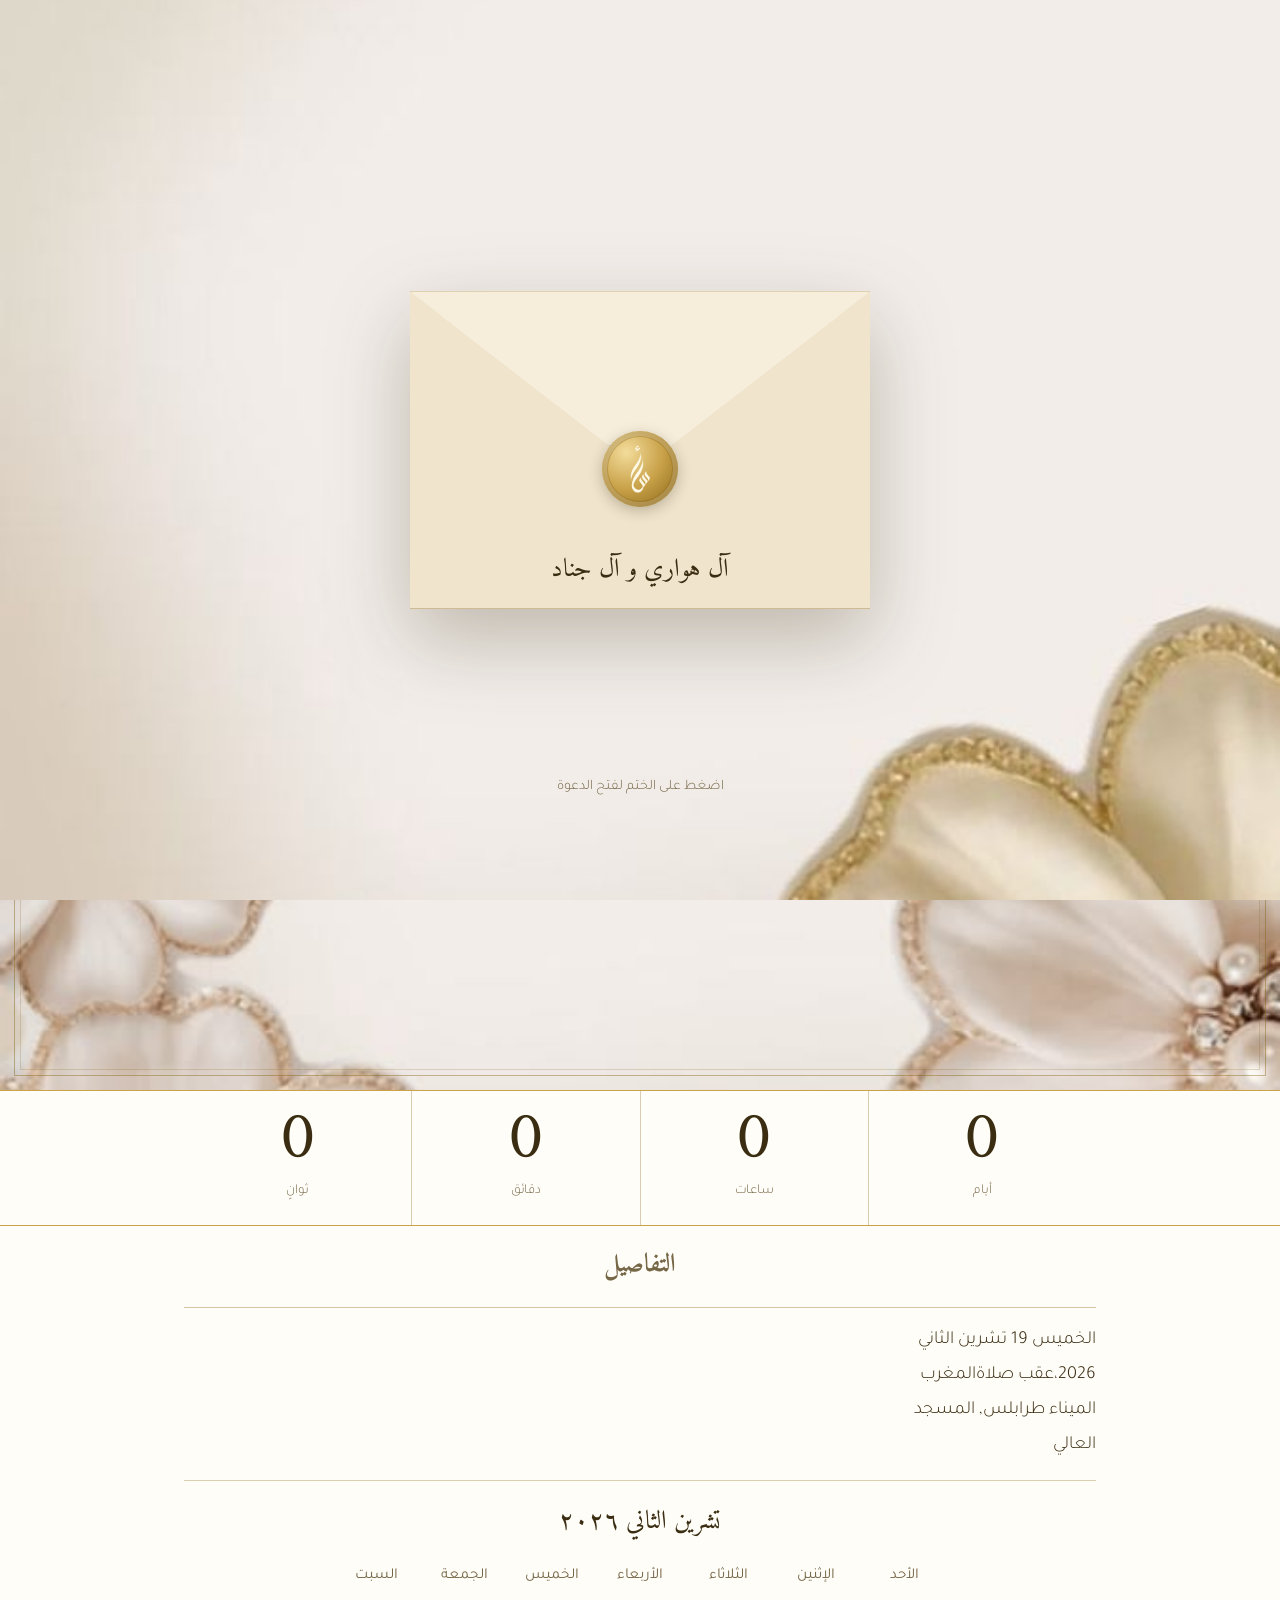
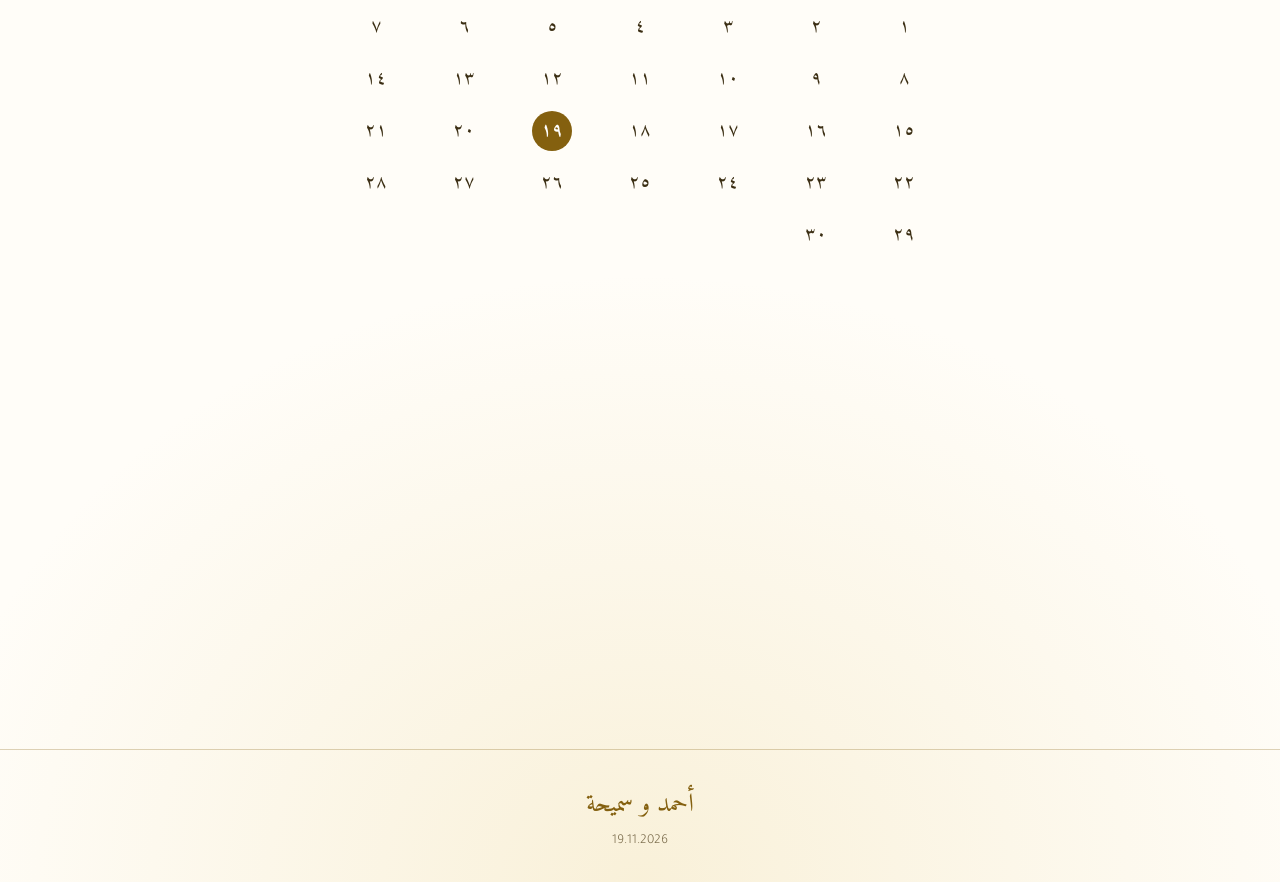
<file: index.html>
<!DOCTYPE html>
<html lang="ar" dir="rtl">

<head>
  <meta charset="utf-8">
  <meta name="viewport" content="width=device-width, initial-scale=1, viewport-fit=cover">
  <title>أحمد وسميحة – دعوة عقد قران</title>
  <link rel="preconnect" href="https://fonts.googleapis.com">
  <link rel="preconnect" href="https://fonts.gstatic.com" crossorigin>
  <link
    href="https://fonts.googleapis.com/css2?family=Amiri:wght@400;700&family=Tajawal:wght@300;400;500;700&display=swap"
    rel="stylesheet">
  <link
    href="https://fonts.googleapis.com/css2?family=Alkalami&family=Aref+Ruqaa:wght@400;700&family=Reem+Kufi:wght@400..700&display=swap"
    rel="stylesheet">
  <link rel="stylesheet" href="css/styles.css">
</head>

<body class="locked">
  <div id="intro">
    <div class="env">
      <div class="back"></div>
      <div class="card">أحمد و سميحة</div>
      <div class="front"></div>
      <div class="flap"></div>
      <div class="fam">آل هواري و آل جناد</div>
      <button class="seal" id="seal" aria-label="افتح الدعوة"><img
          src="[data-uri]" /></button>
    </div>
    <div class="hint">اضغط على الختم لفتح الدعوة</div>
  </div>

  <header class="hero" id="hero">
    <h3 class="hero-verse-start">أعوذ باللّه من الشيطان الرّجيم</h3>
    <p class="hero-verse" lang="ar">وَمِنْ آيَاتِهِ أَنْ خَلَقَ لَكُم مِّنْ أَنفُسِكُمْ أَزْوَاجًا لِّتَسْكُنُوا
      إِلَيْهَا وَجَعَلَ بَيْنَكُم مَّوَدَّةً وَرَحْمَةً ۚ إِنَّ فِي ذَٰلِكَ لَآيَاتٍ لِّقَوْمٍ يَتَفَكَّرُونَ<span
        class="ayah-end"><span class="ayah-symbol" aria-hidden="true">&#x06DD;</span><span
          class="ayah-number">٢١</span></span></p>
    <!-- <p class="hero-verse-end">سورة الروم</p> -->
    <div class="hero-parents">
      <p><span class="parent-title">السيد</span> <strong>محمد جمال هواري</strong></p>
      <p><span class="parent-title">السيد</span> <strong>طلال جناد</strong></p>
    </div>
    <p class="hero-announcement">يدعوانكم لعقد قران إبنيهما</p>
    <h1 class="names" aria-label="أحمد وسميحة">
      <span class="ln l1"><i><span class="name-title">المهندس</span><span class="person-name">أحمد</span></i></span>
      <span class="name-divider" aria-hidden="true"></span>
      <span class="ln l2"><i><span class="name-title">الآنسة</span><span class="person-name">سميحة</span></i></span>
    </h1>

    <div class="foot"><span>19 تشرين الثاني 2026</span><span>طرابلس، لبنان</span></div>
    <button class="scroll" id="scroll" type="button"><span>مرّر للأسفل</span><i></i></button>
  </header>

  <section class="light">
    <div class="wrap">
      <div class="count" role="timer" aria-live="off">
        <div><b id="d">0</b><small>أيام</small></div>
        <div><b id="h">0</b><small>ساعات</small></div>
        <div><b id="m">0</b><small>دقائق</small></div>
        <div><b id="s">0</b><small>ثوانٍ</small></div>
      </div>
    </div>
  </section>

  <section>
    <div class="wrap">
      <h2 class="hero-announcement">التفاصيل</h2>
      <ul class="rows">
        <li>
          <p>الخميس 19 تشرين الثاني 2026،عقب صلاةالمغرب<br>الميناء طرابلس, المسجد العالي</p>
        </li>
      </ul>
      <div class="calendar">
        <table>
          <caption>تشرين الثاني ٢٠٢٦</caption>
          <thead>
            <tr>
              <th scope="col">الأحد</th>
              <th scope="col">الإثنين</th>
              <th scope="col">الثلاثاء</th>
              <th scope="col">الأربعاء</th>
              <th scope="col">الخميس</th>
              <th scope="col">الجمعة</th>
              <th scope="col">السبت</th>
            </tr>
          </thead>
          <tbody>
            <tr>
              <td>١</td>
              <td>٢</td>
              <td>٣</td>
              <td>٤</td>
              <td>٥</td>
              <td>٦</td>
              <td>٧</td>
            </tr>
            <tr>
              <td>٨</td>
              <td>٩</td>
              <td>١٠</td>
              <td>١١</td>
              <td>١٢</td>
              <td>١٣</td>
              <td>١٤</td>
            </tr>
            <tr>
              <td>١٥</td>
              <td>١٦</td>
              <td>١٧</td>
              <td>١٨</td>
              <td><time class="event-day" datetime="2026-11-19"
                  aria-label="١٩ تشرين الثاني ٢٠٢٦، موعد عقد القران">١٩</time></td>
              <td>٢٠</td>
              <td>٢١</td>
            </tr>
            <tr>
              <td>٢٢</td>
              <td>٢٣</td>
              <td>٢٤</td>
              <td>٢٥</td>
              <td>٢٦</td>
              <td>٢٧</td>
              <td>٢٨</td>
            </tr>
            <tr>
              <td>٢٩</td>
              <td>٣٠</td>
              <td aria-hidden="true"></td>
              <td aria-hidden="true"></td>
              <td aria-hidden="true"></td>
              <td aria-hidden="true"></td>
              <td aria-hidden="true"></td>
            </tr>
          </tbody>
        </table>
      </div>
      <div class="map">
        <iframe
          src="https://www.google.com/maps/embed?pb=!1m18!1m12!1m3!1d3290.0101039181754!2d35.8160364!3d34.451891399999994!2m3!1f0!2f0!3f0!3m2!1i1024!2i768!4f13.1!3m3!1m2!1s0x1521f3e35f510923%3A0x35a798047f417557!2sAl%20Ali%20mosque!5e0!3m2!1sen!2slb!4v1794826735662!5m2!1sen!2slb"
          width="600" height="450" style="border:0;" allowfullscreen="" loading="lazy"
          referrerpolicy="strict-origin-when-cross-origin"></iframe>
      </div>
    </div>
  </section>

  <footer>أحمد و سميحة<small>19.11.2026</small></footer>

  <audio id="wedding-audio" src="audio/audio.mp3" preload="auto"></audio>
  <script src="js/main.js"></script>
</body>

</html>
</file>
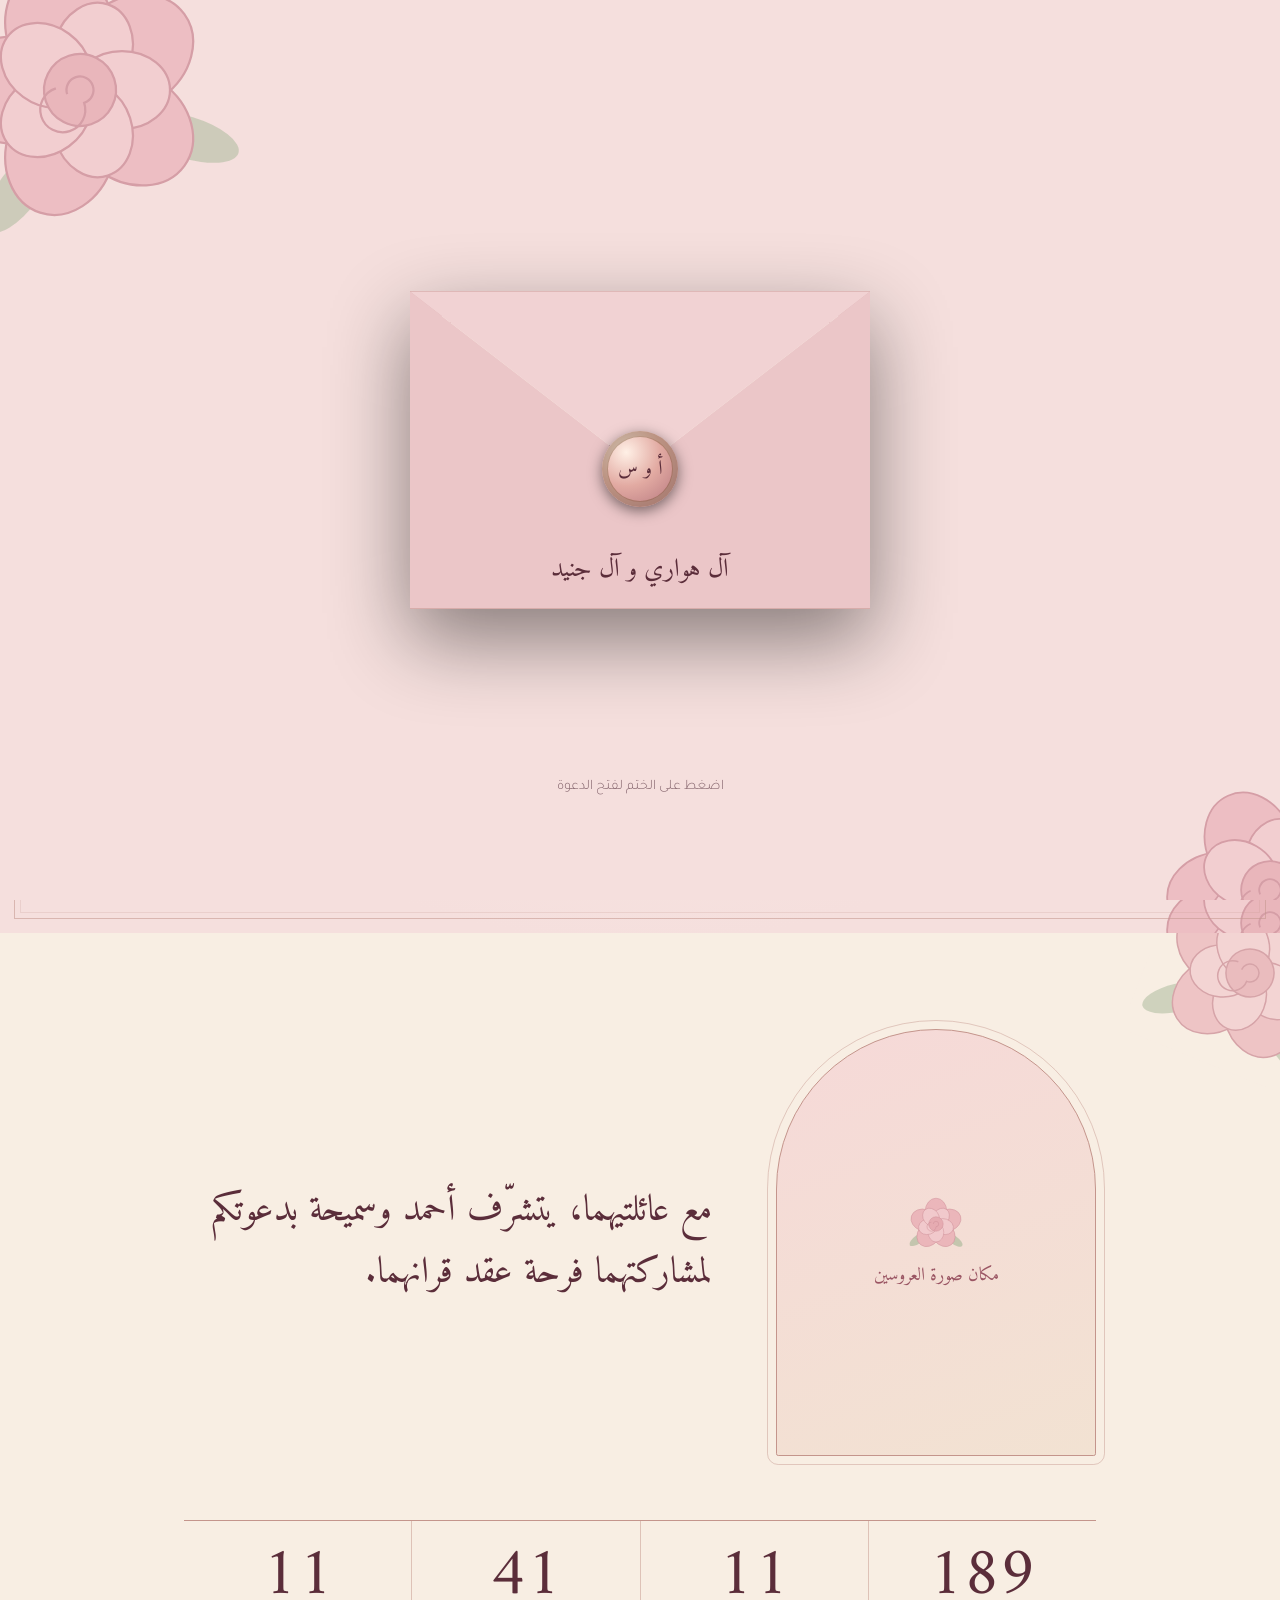
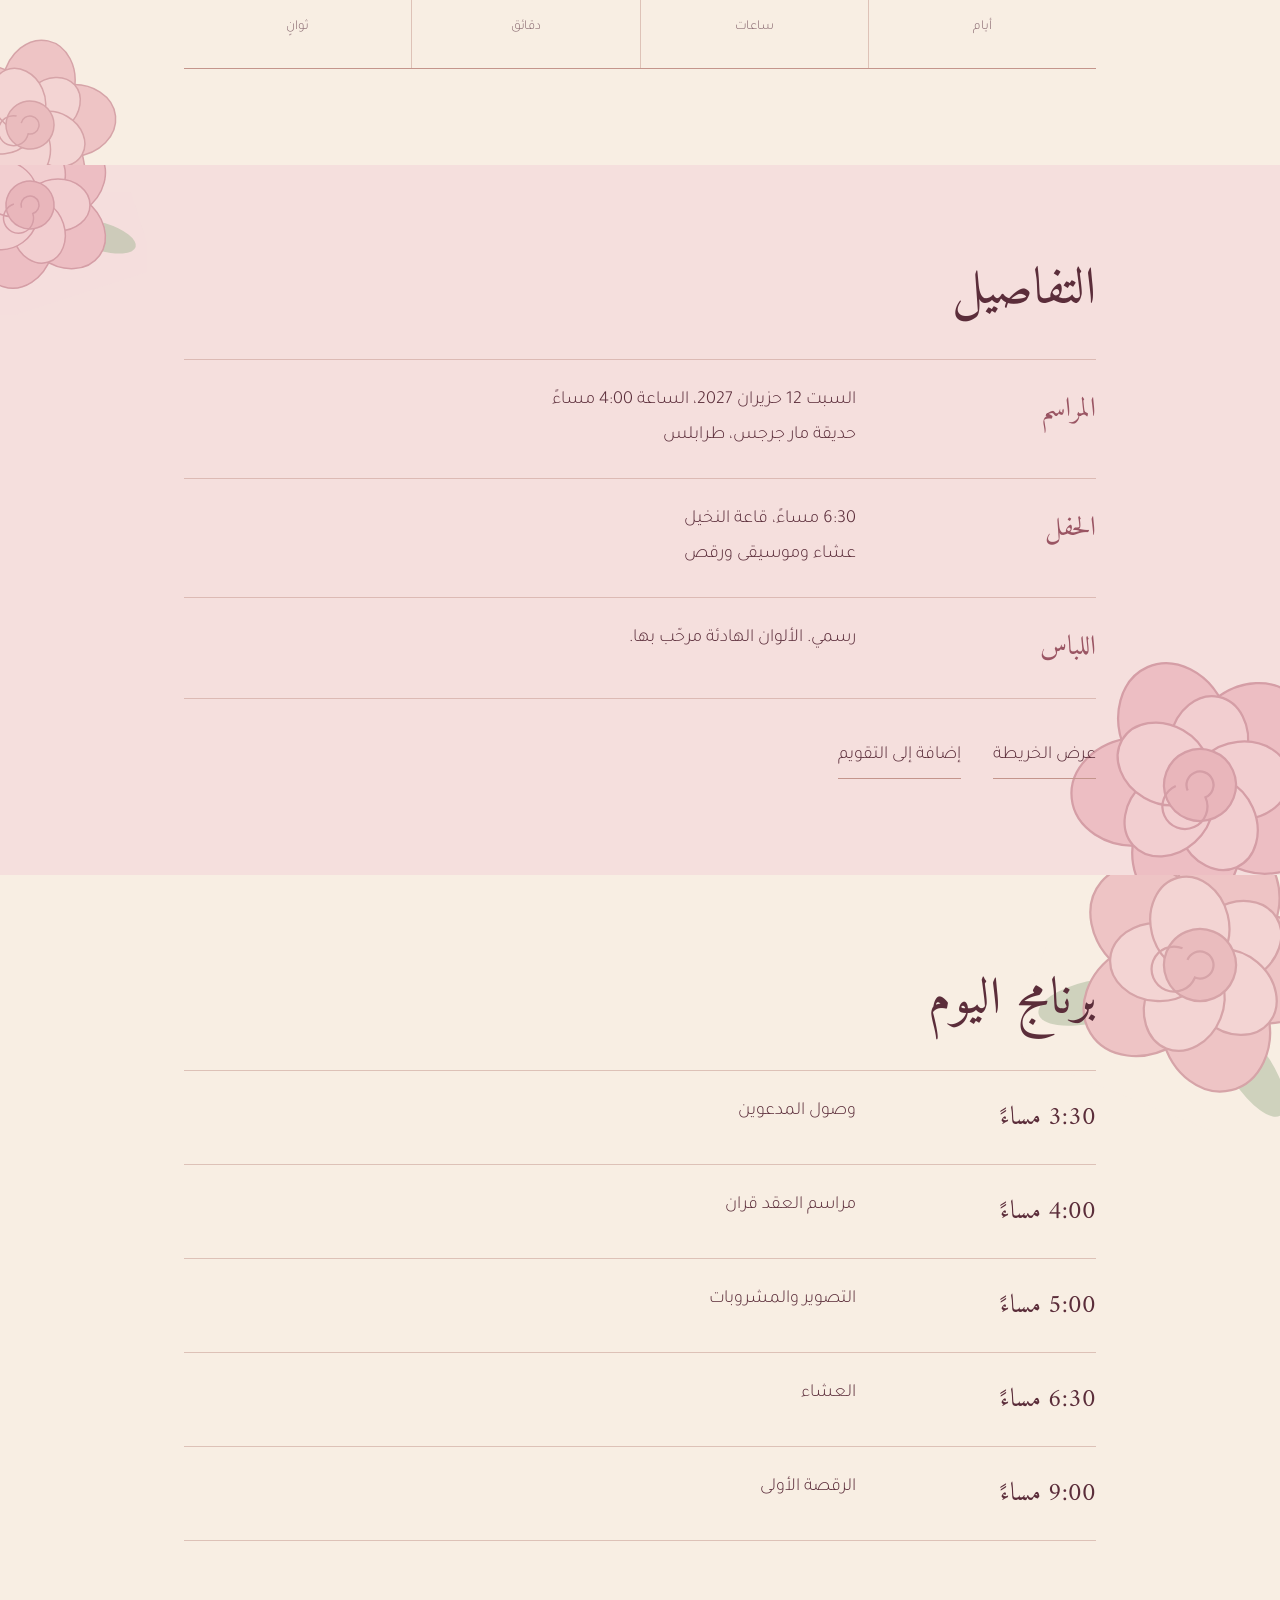
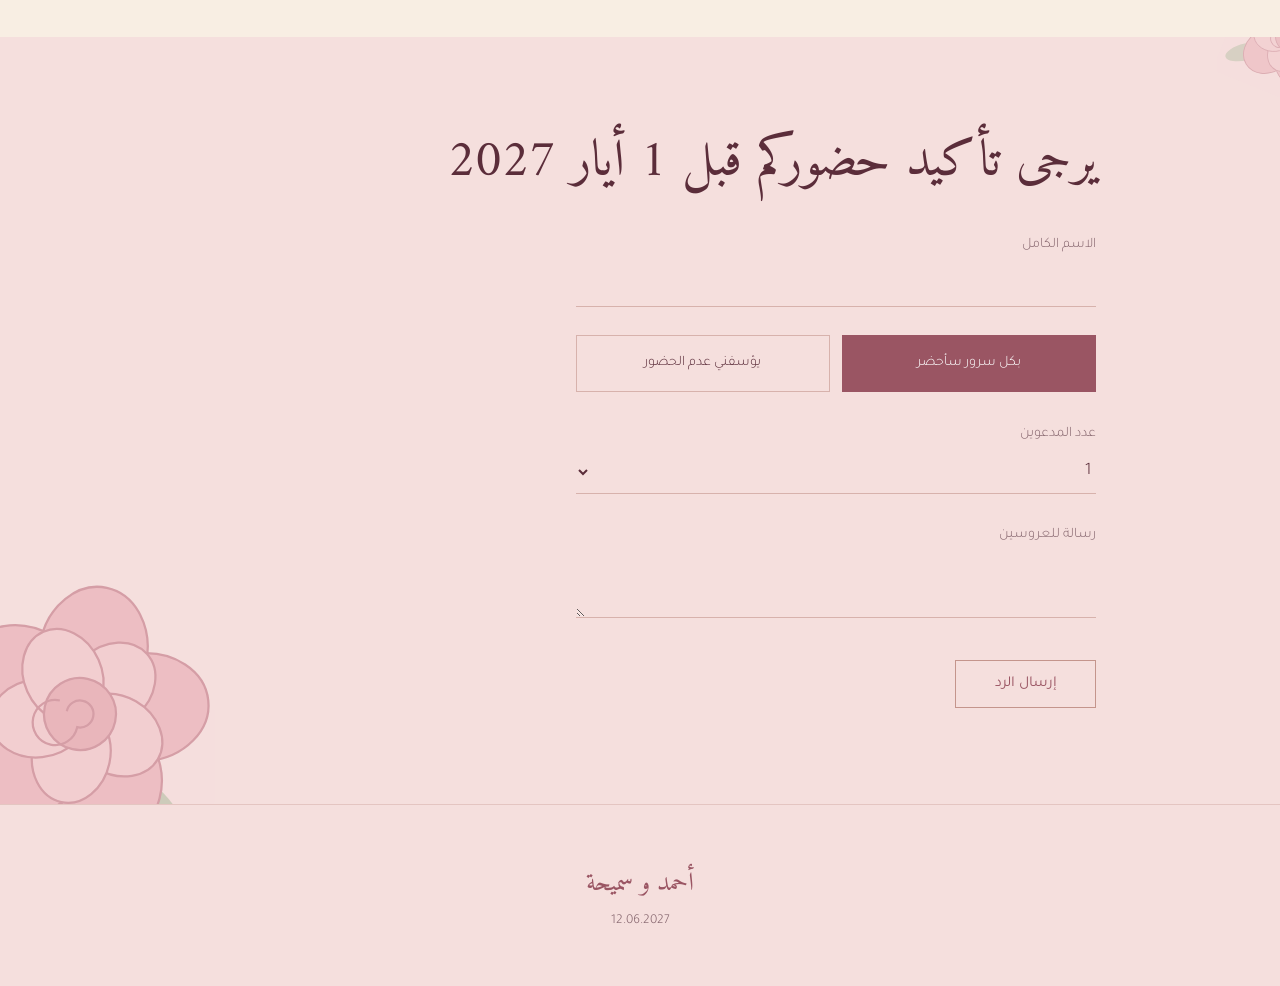
<file: wedding-invitation.html>
<!DOCTYPE html>
<html lang="ar" dir="rtl">

<head>
  <meta charset="utf-8">
  <meta name="viewport" content="width=device-width, initial-scale=1, viewport-fit=cover">
  <title>أحمد وسميحة – دعوة عقد قران</title>
  <link rel="preconnect" href="https://fonts.googleapis.com">
  <link rel="preconnect" href="https://fonts.gstatic.com" crossorigin>
  <link href="https://fonts.googleapis.com/css2?family=Amiri:wght@400;700&family=Tajawal:wght@300;400&display=swap"
    rel="stylesheet">
  <style>
    :root {
      --em: #f5dfdd;
      --em2: #fcf0ea;
      --ivory: #f8eee3;
      --ink: #5b2d3a;
      --gold: #c4958c;
      --gold2: #9a5563;
      --mute: #86666e;
      --serif: "Amiri", "Traditional Arabic", Georgia, serif;
      --sans: "Tajawal", system-ui, sans-serif;
      box-sizing: border-box;
      padding-top: env(safe-area-inset-top, 0px);
      padding-bottom: env(safe-area-inset-bottom, 0px);
    }

    *,
    *::before,
    *::after {
      box-sizing: inherit
    }

    html {
      scroll-behavior: smooth
    }

    body {
      margin: 0;
      background: var(--em);
      color: var(--ink);
      font: 300 1.05rem/1.75 var(--sans);
      overflow-x: hidden
    }

    body.locked {
      overflow: hidden;
      height: 100%
    }

    h1,
    h2,
    h3 {
      font-family: var(--serif);
      font-weight: 400;
      margin: 0
    }

    a {
      color: inherit
    }

    :focus-visible {
      outline: 1px solid var(--gold2);
      outline-offset: 4px
    }

    .wrap {
      max-width: 960px;
      margin: 0 auto;
      padding: 0 1.5rem
    }

    /* ---------- Envelope intro ---------- */
    #intro {
      position: fixed;
      inset: 0;
      z-index: 50;
      background: var(--em);
      display: grid;
      place-items: center;
      transition: opacity .5s ease .5s, visibility 0s 1s
    }

    #intro.open {
      opacity: 0;
      visibility: hidden;
      pointer-events: none
    }

    .env {
      position: relative;
      width: min(88vw, 460px);
      aspect-ratio: 1.45;
      filter: drop-shadow(0 30px 40px rgba(0, 0, 0, .45))
    }

    .env>* {
      position: absolute
    }

    .env .back {
      inset: 0;
      background: #d9a9ae;
      border: 1px solid rgba(196, 149, 140, .5)
    }

    .env .card {
      left: 7%;
      right: 7%;
      top: 7%;
      bottom: 7%;
      background: var(--ivory);
      color: var(--ink);
      display: grid;
      place-items: center;
      font: 400 clamp(1.8rem, 7vw, 2.4rem)/1 var(--serif);
      z-index: 2;
      transition: transform .6s cubic-bezier(.3, .7, .2, 1) .2s
    }

    .env .card::after {
      content: "";
      position: absolute;
      inset: 8px;
      border: 1px solid var(--gold)
    }

    .env .front {
      inset: 0;
      background: #ebc6c8;
      clip-path: polygon(0 0, 50% 56%, 100% 0, 100% 100%, 0 100%);
      z-index: 3;
      border-bottom: 1px solid rgba(196, 149, 140, .4)
    }

    .env .flap {
      left: 0;
      right: 0;
      top: 0;
      height: 56%;
      background: #f1d2d3;
      clip-path: polygon(0 0, 100% 0, 50% 100%);
      transform-origin: top;
      transition: transform .55s cubic-bezier(.5, 0, .2, 1);
      z-index: 4
    }

    .open .flap {
      transform: rotateX(180deg);
      z-index: 1
    }

    .open .card {
      transform: translateY(-62%)
    }

    .seal {
      left: 50%;
      top: 56%;
      width: 76px;
      height: 76px;
      margin: -38px 0 0 -38px;
      z-index: 6;
      border: 0;
      border-radius: 50%;
      cursor: pointer;
      background: radial-gradient(circle at 32% 28%, #fff0e6, #e2aaa2 45%, #b0707a);
      color: #5b2d3a;
      font: 500 1.25rem var(--serif);
      box-shadow: 0 4px 14px rgba(0, 0, 0, .5), inset 0 0 0 5px rgba(255, 255, 255, .12), inset 0 0 0 6px rgba(90, 60, 20, .35);
      overflow: hidden;
      transition: transform .3s, opacity .25s
    }

    .seal::after {
      content: "";
      position: absolute;
      top: 0;
      left: -70%;
      width: 40%;
      height: 100%;
      background: linear-gradient(100deg, transparent, rgba(255, 255, 255, .55), transparent);
      transform: skewX(-20deg);
      animation: shine 3.2s ease-in-out infinite
    }

    @keyframes shine {

      0%,
      60% {
        left: -70%
      }

      100% {
        left: 130%
      }
    }

    .open .seal {
      transform: scale(1.25);
      opacity: 0
    }

    .hint {
      position: absolute;
      bottom: 11%;
      width: 100%;
      text-align: center;
      color: var(--mute);
      font-size: .9rem;
      letter-spacing: .14em;
      transition: opacity .2s
    }

    .open .hint {
      opacity: 0
    }


    /* Arabic */
    html * {
      letter-spacing: 0 !important
    }

    html body {
      font-size: 1.15rem;
      line-height: 1.9
    }

    html .names {
      line-height: 1.2;
      font-size: clamp(4rem, 17vw, 10.5rem)
    }

    html .names .ln {
      padding: .12em 0
    }

    html .names .amp {
      font-style: normal
    }

    html .lede {
      line-height: 1.7
    }

    html .rows h3 {
      font-size: 1.7rem
    }

    html .sched time {
      font-size: 1.6rem
    }

    html .names .l2 {
      text-align: end
    }

    /* ---------- Hero ---------- */
    .hero {
      min-height: 100vh;
      min-height: 100svh;
      position: relative;
      display: flex;
      flex-direction: column;
      justify-content: center;
      padding: 4.5rem 2rem 8rem;
      background: radial-gradient(ellipse at 50% 35%, var(--em2), var(--em) 72%)
    }

    .hero::before,
    .hero::after {
      content: "";
      position: absolute;
      pointer-events: none;
      border: 1px solid rgba(196, 149, 140, .55)
    }

    .hero::before {
      inset: 14px
    }

    .hero::after {
      inset: 20px;
      border-color: rgba(196, 149, 140, .22)
    }

    .hero .intro-line {
      color: var(--gold2);
      font-size: .95rem;
      letter-spacing: .2em;
      margin: 0 0 2rem
    }

    .names {
      max-width: 960px;
      width: 100%;
      margin: 0 auto;
      font-size: clamp(4.2rem, 19vw, 12rem);
      line-height: .92;
      letter-spacing: -.02em
    }

    .names .ln {
      display: block;
      overflow: hidden;
      padding: .04em 0
    }

    .names .ln i {
      display: block;
      font-style: normal;
      transform: translateY(105%);
      transition: transform 1s cubic-bezier(.2, .7, .1, 1)
    }

    .names .l2 {
      text-align: right
    }

    .names .amp {
      font: italic 400 .34em/1 var(--serif);
      color: var(--gold2);
      text-align: center;
      padding: .5em 0
    }

    .go .ln i {
      transform: none
    }

    .go .l1 i {
      transition-delay: .4s
    }

    .go .amp i {
      transition-delay: .6s
    }

    .go .l2 i {
      transition-delay: .8s
    }

    .hero .foot {
      max-width: 960px;
      width: 100%;
      margin: 3.5rem auto 0;
      padding-top: 1.4rem;
      border-top: 1px solid rgba(196, 149, 140, .5);
      display: flex;
      justify-content: space-between;
      gap: 1rem;
      flex-wrap: wrap;
      font-family: var(--serif);
      font-size: 1.25rem;
      opacity: 0;
      transition: opacity 1s ease 1.4s
    }

    .go~.foot,
    .hero.go .foot {
      opacity: 1
    }

    /* scroll cue: bottom of the hero, fades out on scroll */
    .scroll {
      position: absolute;
      left: 50%;
      bottom: 2.4rem;
      transform: translateX(-50%);
      display: flex;
      flex-direction: column;
      align-items: center;
      gap: .7rem;
      background: none;
      border: 0;
      padding: .5rem 1rem;
      cursor: pointer;
      color: var(--gold2);
      font: 300 .85rem var(--sans);
      letter-spacing: .14em;
      opacity: 0;
      pointer-events: none;
      transition: opacity .6s ease
    }

    .go .scroll {
      opacity: 1;
      pointer-events: auto;
      transition-delay: 1.8s
    }

    .go .scroll.hide {
      opacity: 0;
      pointer-events: none;
      transition-delay: 0s
    }

    .scroll i {
      display: block;
      width: 1px;
      height: 46px;
      background: linear-gradient(var(--gold2), transparent);
      animation: drop 2s ease-in-out infinite
    }

    @keyframes drop {
      0% {
        transform: scaleY(0);
        transform-origin: top
      }

      45% {
        transform: scaleY(1);
        transform-origin: top
      }

      55% {
        transform: scaleY(1);
        transform-origin: bottom
      }

      100% {
        transform: scaleY(0);
        transform-origin: bottom
      }
    }

    /* ---------- Sections ---------- */
    section {
      padding: 6rem 0
    }

    .light {
      background: var(--ivory);
      color: var(--ink)
    }

    h2 {
      font-size: clamp(2rem, 6vw, 3.2rem);
      line-height: 1.15;
      margin-bottom: 1.5rem
    }

    .lede {
      font: 400 clamp(1.5rem, 4.4vw, 2.3rem)/1.45 var(--serif);
      max-width: 24em;
      margin: 0
    }

    .count {
      display: flex;
      margin-top: 4rem;
      border-top: 1px solid var(--gold);
      border-bottom: 1px solid var(--gold)
    }

    .count div {
      flex: 1;
      padding: 1.4rem 0;
      text-align: center
    }

    .count div+div {
      border-inline-start: 1px solid rgba(196, 149, 140, .5)
    }

    .count b {
      display: block;
      font: 400 clamp(2.2rem, 9vw, 4.2rem)/1 var(--serif)
    }

    .count small {
      color: var(--mute);
      font-size: .85rem;
      letter-spacing: .08em
    }

    .rows {
      margin: 2.5rem 0 0;
      padding: 0;
      list-style: none;
      border-top: 1px solid rgba(196, 149, 140, .5)
    }

    .rows li {
      display: grid;
      grid-template-columns: minmax(7rem, 1fr) 3fr;
      gap: 1rem;
      padding: 1.5rem 0;
      border-bottom: 1px solid rgba(196, 149, 140, .5)
    }

    .rows h3 {
      font-size: 1.5rem;
      color: var(--gold2)
    }

    .light .rows h3 {
      color: var(--gold2)
    }

    .rows p {
      margin: 0
    }

    .links {
      margin-top: 2.5rem;
      display: flex;
      gap: 2rem;
      flex-wrap: wrap
    }

    .links a {
      text-decoration: none;
      border-bottom: 1px solid var(--gold);
      padding-bottom: .25rem;
      transition: color .3s, border-color .3s
    }

    .links a:hover {
      color: var(--gold2)
    }

    .sched li {
      grid-template-columns: minmax(7rem, 1fr) 3fr
    }

    .sched time {
      font: 400 1.5rem var(--serif)
    }

    form {
      display: grid;
      gap: 1.8rem;
      max-width: 520px;
      margin-top: 2.5rem
    }

    label {
      display: block;
      font-size: .9rem;
      color: var(--mute);
      letter-spacing: .04em
    }

    input:not([type=radio]),
    select,
    textarea {
      width: 100%;
      margin-top: .2rem;
      padding: .7rem 0;
      background: none;
      border: 0;
      border-bottom: 1px solid rgba(196, 149, 140, .6);
      border-radius: 0;
      color: var(--ink);
      font: 300 1.1rem var(--sans)
    }

    select option {
      color: #000
    }

    input:focus-visible,
    select:focus-visible,
    textarea:focus-visible {
      outline: 0;
      border-bottom-color: var(--gold2)
    }

    .choice {
      display: flex;
      gap: .8rem
    }

    .choice label {
      flex: 1;
      text-align: center;
      padding: .85rem .5rem;
      border: 1px solid rgba(196, 149, 140, .6);
      color: var(--ink);
      cursor: pointer;
      transition: background .25s, color .25s
    }

    .choice input {
      position: absolute;
      opacity: 0;
      width: 0
    }

    .choice label:has(input:checked) {
      background: var(--gold2);
      color: #fff;
      border-color: var(--gold2)
    }

    .choice label:has(input:focus-visible) {
      outline: 1px solid var(--gold2);
      outline-offset: 4px
    }

    button.send {
      justify-self: start;
      padding: .9rem 2.4rem;
      background: none;
      border: 1px solid var(--gold);
      color: var(--gold2);
      font: 400 .95rem var(--sans);
      letter-spacing: .12em;
      cursor: pointer;
      transition: background .3s, color .3s
    }

    button.send:hover {
      background: var(--gold2);
      color: #fff
    }

    #thanks {
      display: none;
      font: italic 400 clamp(1.5rem, 4vw, 2rem)/1.4 var(--serif);
      color: var(--gold2);
      margin-top: 2.5rem
    }

    footer {
      padding: 3.5rem 1.5rem;
      text-align: center;
      border-top: 1px solid rgba(196, 149, 140, .35);
      font: 400 1.6rem var(--serif);
      color: var(--gold2)
    }

    footer small {
      display: block;
      font: 300 .85rem var(--sans);
      color: var(--mute);
      letter-spacing: .14em;
      margin-top: .4rem
    }

    @media (max-width:560px) {

      .rows li,
      .sched li {
        grid-template-columns: 1fr;
        gap: .2rem
      }

      .names .l2 {
        text-align: right
      }
    }

    @media (prefers-reduced-motion:reduce) {
      * {
        animation: none !important;
        transition-duration: .01s !important;
        transition-delay: 0s !important
      }
    }

    /* roses + stacking */
    .hero,
    section,
    #intro {
      position: relative;
      isolation: isolate;
      overflow: hidden
    }

    #intro {
      position: fixed
    }

    .rose {
      position: absolute;
      z-index: -1;
      width: 200px;
      aspect-ratio: 1;
      pointer-events: none;
      opacity: .6;
      --r: 0deg;
      transform: rotate(var(--r));
      animation: sway 9s ease-in-out infinite alternate
    }

    .rose.lg {
      width: 300px
    }

    .rose.sm {
      width: 120px;
      opacity: .45
    }

    .tl {
      left: -70px;
      top: -60px;
      --r: -18deg
    }

    .tr {
      right: -70px;
      top: -60px;
      --r: 22deg
    }

    .bl {
      left: -70px;
      bottom: -60px;
      --r: 12deg
    }

    .br {
      right: -70px;
      bottom: -60px;
      --r: -24deg
    }

    .rose.in1 {
      left: 5%;
      top: 29%;
      --r: 30deg
    }

    .hero .rose.br,
    #intro .rose.br {
      width: 240px;
      right: -110px;
      bottom: -110px
    }

    .rose.in2 {
      left: 7%;
      bottom: 15%;
      --r: -30deg
    }

    @keyframes sway {
      to {
        transform: rotate(calc(var(--r) + 7deg)) translateY(10px)
      }
    }

    /* family names on the envelope */
    .env .fam {
      left: 0;
      right: 0;
      bottom: 7%;
      z-index: 5;
      text-align: center;
      font: 400 clamp(1.15rem, 4.8vw, 1.6rem)/1.3 var(--serif);
      color: var(--ink)
    }

    /* photo */
    .hello {
      display: grid;
      grid-template-columns: minmax(0, 320px) 1fr;
      gap: clamp(2rem, 6vw, 4rem);
      align-items: center
    }

    .photo {
      position: relative;
      margin: 0;
      aspect-ratio: 3/4;
      width: 100%;
      max-width: 340px;
      justify-self: center;
      border-radius: 999px 999px 14px 14px;
      overflow: hidden;
      background: linear-gradient(160deg, #f6d9d8, #f2e2d2);
      border: 1px solid var(--gold);
      outline: 1px solid rgba(196, 149, 140, .45);
      outline-offset: 8px;
      display: grid;
      place-content: center;
      justify-items: center;
      text-align: center;
      color: var(--gold2);
      font: 400 1.15rem/1.6 var(--serif)
    }

    .photo svg {
      width: 60px;
      aspect-ratio: 1;
      opacity: .75;
      margin-bottom: .4rem
    }

    .photo img {
      position: absolute;
      inset: 0;
      width: 100%;
      height: 100%;
      object-fit: cover
    }

    .photo img:not([src]) {
      display: none
    }

    @media (max-width:700px) {
      .hello {
        grid-template-columns: 1fr
      }
    }
  </style>
</head>

<body class="locked">
  <svg width="0" height="0" style="position:absolute" aria-hidden="true">
    <defs>
      <symbol id="rose" viewBox="0 0 200 200">
        <g fill="#a9b99a" opacity=".85">
          <ellipse cx="42" cy="150" rx="36" ry="14" transform="rotate(-35 42 150)" />
          <ellipse cx="158" cy="152" rx="36" ry="14" transform="rotate(35 158 152)" />
        </g>
        <g stroke="#c07382" stroke-width="1.5">
          <g fill="#e8a9b2">
            <ellipse cx="100" cy="58" rx="36" ry="44" transform="rotate(0 100 100)" />
            <ellipse cx="100" cy="58" rx="36" ry="44" transform="rotate(72 100 100)" />
            <ellipse cx="100" cy="58" rx="36" ry="44" transform="rotate(144 100 100)" />
            <ellipse cx="100" cy="58" rx="36" ry="44" transform="rotate(216 100 100)" />
            <ellipse cx="100" cy="58" rx="36" ry="44" transform="rotate(288 100 100)" />
          </g>
          <g fill="#f1c3c9">
            <ellipse cx="100" cy="72" rx="26" ry="32" transform="rotate(36 100 100)" />
            <ellipse cx="100" cy="72" rx="26" ry="32" transform="rotate(108 100 100)" />
            <ellipse cx="100" cy="72" rx="26" ry="32" transform="rotate(180 100 100)" />
            <ellipse cx="100" cy="72" rx="26" ry="32" transform="rotate(252 100 100)" />
            <ellipse cx="100" cy="72" rx="26" ry="32" transform="rotate(324 100 100)" />
          </g>
          <circle cx="100" cy="100" r="24" fill="#e29ba6" />
          <path d="M100 100m-9 0a9 9 0 1 1 9 9a15 15 0 1 1-15-15" fill="none" />
        </g>
      </symbol>
    </defs>
  </svg>

  <div id="intro">
    <svg class="rose tl lg" viewBox="0 0 200 200" aria-hidden="true">
      <use href="#rose" />
    </svg>
    <svg class="rose br lg" viewBox="0 0 200 200" aria-hidden="true">
      <use href="#rose" />
    </svg>
    <div class="env">
      <div class="back"></div>
      <div class="card">أحمد و سميحة</div>
      <div class="front"></div>
      <div class="flap"></div>
      <div class="fam">آل هواري و آل جنيد</div>
      <button class="seal" id="seal" aria-label="افتح الدعوة">أ و س</button>
    </div>
    <div class="hint">اضغط على الختم لفتح الدعوة</div>
  </div>

  <header class="hero" id="hero">
    <svg class="rose tl lg" viewBox="0 0 200 200" aria-hidden="true">
      <use href="#rose" />
    </svg>
    <svg class="rose br lg" viewBox="0 0 200 200" aria-hidden="true">
      <use href="#rose" />
    </svg>
    <svg class="rose in1 sm" viewBox="0 0 200 200" aria-hidden="true">
      <use href="#rose" />
    </svg>
    <svg class="rose in2 sm" viewBox="0 0 200 200" aria-hidden="true">
      <use href="#rose" />
    </svg>
    <p class="intro-line">عقد قران</p>
    <h1 class="names" aria-label="أحمد وسميحة">
      <span class="ln l1"><i>أحمد</i></span>
      <span class="ln amp"><i>و</i></span>
      <span class="ln l2"><i>سميحة</i></span>
    </h1>
    <div class="foot"><span>12 حزيران 2027</span><span>طرابلس، لبنان</span></div>
    <button class="scroll" id="scroll" type="button"><span>مرّر للأسفل</span><i></i></button>
  </header>

  <section class="light">
    <svg class="rose tr" viewBox="0 0 200 200" aria-hidden="true">
      <use href="#rose" />
    </svg>
    <svg class="rose bl" viewBox="0 0 200 200" aria-hidden="true">
      <use href="#rose" />
    </svg>
    <div class="wrap">
      <div class="hello">
        <figure class="photo">
          <!-- لإضافة الصورة: أضيفي src إلى الوسم التالي، مثال: <img src="photo.jpg" alt="أحمد و سميحة"> -->
          <img alt="أحمد و سميحة">
          <svg viewBox="0 0 200 200" aria-hidden="true">
            <use href="#rose" />
          </svg>
          <span>مكان صورة العروسين</span>
        </figure>
        <p class="lede">مع عائلتيهما، يتشرّف أحمد وسميحة بدعوتكم لمشاركتهما فرحة عقد قرانهما.</p>
      </div>
      <div class="count" role="timer" aria-live="off">
        <div><b id="d">0</b><small>أيام</small></div>
        <div><b id="h">0</b><small>ساعات</small></div>
        <div><b id="m">0</b><small>دقائق</small></div>
        <div><b id="s">0</b><small>ثوانٍ</small></div>
      </div>
    </div>
  </section>

  <section>
    <svg class="rose tl" viewBox="0 0 200 200" aria-hidden="true">
      <use href="#rose" />
    </svg>
    <svg class="rose br lg" viewBox="0 0 200 200" aria-hidden="true">
      <use href="#rose" />
    </svg>
    <div class="wrap">
      <h2>التفاصيل</h2>
      <ul class="rows">
        <li>
          <h3>المراسم</h3>
          <p>السبت 12 حزيران 2027، الساعة 4:00 مساءً<br>حديقة مار جرجس، طرابلس</p>
        </li>
        <li>
          <h3>الحفل</h3>
          <p>6:30 مساءً، قاعة النخيل<br>عشاء وموسيقى ورقص</p>
        </li>
        <li>
          <h3>اللباس</h3>
          <p>رسمي. الألوان الهادئة مرحّب بها.</p>
        </li>
      </ul>
      <div class="links">
        <a href="https://maps.google.com/?q=Tripoli+Lebanon" target="_blank" rel="noopener">عرض الخريطة</a>
        <a id="cal" href="#" download="wedding.ics">إضافة إلى التقويم</a>
      </div>
    </div>
  </section>

  <section class="light">
    <svg class="rose tr lg" viewBox="0 0 200 200" aria-hidden="true">
      <use href="#rose" />
    </svg>
    <div class="wrap">
      <h2>برنامج اليوم</h2>
      <ul class="rows sched">
        <li><time>3:30 مساءً</time>
          <p>وصول المدعوين</p>
        </li>
        <li><time>4:00 مساءً</time>
          <p>مراسم العقد قران</p>
        </li>
        <li><time>5:00 مساءً</time>
          <p>التصوير والمشروبات</p>
        </li>
        <li><time>6:30 مساءً</time>
          <p>العشاء</p>
        </li>
        <li><time>9:00 مساءً</time>
          <p>الرقصة الأولى</p>
        </li>
      </ul>
    </div>
  </section>

  <section>
    <svg class="rose bl lg" viewBox="0 0 200 200" aria-hidden="true">
      <use href="#rose" />
    </svg>
    <svg class="rose tr sm" viewBox="0 0 200 200" aria-hidden="true">
      <use href="#rose" />
    </svg>
    <div class="wrap">
      <h2>يرجى تأكيد حضوركم قبل 1 أيار 2027</h2>
      <form id="form">
        <label>الاسم الكامل<input name="name" required autocomplete="name"></label>
        <div class="choice">
          <label><input type="radio" name="att" value="yes" checked>بكل سرور سأحضر</label>
          <label><input type="radio" name="att" value="no">يؤسفني عدم الحضور</label>
        </div>
        <label>عدد المدعوين
          <select name="guests">
            <option>1</option>
            <option>2</option>
            <option>3</option>
            <option>4</option>
          </select>
        </label>
        <label>رسالة للعروسين<textarea name="msg" rows="2"></textarea></label>
        <button class="send" type="submit">إرسال الرد</button>
      </form>
      <div id="thanks" role="status"></div>
    </div>
  </section>

  <footer>أحمد و سميحة<small>12.06.2027</small></footer>

  <script>
    /* ===== EDIT THESE ===== */
    const WEDDING = new Date("2027-06-12T16:00:00");
    const COUPLE = "أحمد و سميحة";
    /* ===================== */

    const $ = id => document.getElementById(id);

    // Opening: everything starts the moment the seal is tapped
    $("seal").addEventListener("click", () => {
      $("intro").classList.add("open");
      document.body.classList.remove("locked");
      $("hero").classList.add("go");
    }, { once: true });

    // Scroll cue: fades out once the guest scrolls, returns at the top
    const cue = $("scroll");
    addEventListener("scroll", () => cue.classList.toggle("hide", scrollY > 40), { passive: true });
    cue.addEventListener("click", () => scrollTo({ top: innerHeight, behavior: "smooth" }));

    // Countdown
    function tick() {
      const t = Math.max(0, WEDDING - Date.now()) / 1000;
      $("d").textContent = Math.floor(t / 86400);
      $("h").textContent = Math.floor(t % 86400 / 3600);
      $("m").textContent = Math.floor(t % 3600 / 60);
      $("s").textContent = Math.floor(t % 60);
    }
    tick(); setInterval(tick, 1000);

    // Add to calendar
    const pad = n => String(n).padStart(2, "0");
    const fmt = d => `${d.getFullYear()}${pad(d.getMonth() + 1)}${pad(d.getDate())}T${pad(d.getHours())}${pad(d.getMinutes())}00`;
    $("cal").href = "data:text/calendar;charset=utf-8," + encodeURIComponent(
      `BEGIN:VCALENDAR\nVERSION:2.0\nBEGIN:VEVENT\nSUMMARY:عقد قران ${COUPLE}\nDTSTART:${fmt(WEDDING)}\nDTEND:${fmt(new Date(WEDDING.getTime() + 8 * 3600e3))}\nEND:VEVENT\nEND:VCALENDAR`);

    // RSVP (front-end only for now)
    $("form").addEventListener("submit", e => {
      e.preventDefault();
      const f = new FormData(e.target);
      $("thanks").textContent = f.get("att") === "yes"
        ? `شكرًا ${f.get("name")}. نتطلع إلى مشاركتكم فرحتنا.`
        : `شكرًا ${f.get("name")}. سنفتقدكم.`;
      $("thanks").style.display = "block";
      e.target.style.display = "none";
    });
  </script>
</body>

</html>
</file>
<file: css/styles.css>
:root {
      --em: #f6eedb;
      --em2: #fffaf0;
      --ivory: #fffdf8;
      --ink: #3a2d12;
      --gold: #c9a24a;
      --gold2: #84600f;
      --mute: #766747;
      --serif: "Amiri", "Traditional Arabic", Georgia, serif;
      --sans: "Tajawal", system-ui, sans-serif;
      box-sizing: border-box;
      padding-top: env(safe-area-inset-top, 0px);
      padding-bottom: env(safe-area-inset-bottom, 0px);
    }

    *,
    *::before,
    *::after {
      box-sizing: inherit
    }

    html {
      scroll-behavior: smooth
    }

    body {
      margin: 0;
      background-color: var(--ivory);
      background-image:
        radial-gradient(ellipse 80% 40% at 50% 0%, rgba(236, 214, 151, .38), transparent 70%),
        radial-gradient(ellipse 80% 35% at 50% 100%, rgba(236, 214, 151, .32), transparent 70%);
      color: var(--ink);
      font: 300 1.05rem/1.75 var(--sans);
      overflow-x: hidden
    }

    body.locked {
      overflow: hidden;
      height: 100%
    }

    h1,
    h2,
    h3 {
      font-family: var(--serif);
      font-weight: 400;
      margin: 0
    }

    a {
      color: inherit
    }

    :focus-visible {
      outline: 1px solid var(--gold2);
      outline-offset: 4px
    }

    .wrap {
      max-width: 960px;
      margin: 0 auto;
      padding: 0 1.5rem
    }

    /* ---------- Envelope intro ---------- */
    #intro {
      position: fixed;
      inset: 0;
      z-index: 50;
      background-color: #000;
      background-image: url("../images/flower-bg.jpeg");
      background-repeat: no-repeat;
      background-position: center;
      background-size: cover;
      display: grid;
      place-items: center;
      transition: opacity .5s ease .5s, visibility 0s 1s
    }

    #intro.open {
      opacity: 0;
      visibility: hidden;
      pointer-events: none
    }

    .env {
      position: relative;
      width: min(88vw, 460px);
      aspect-ratio: 1.45;
      filter: drop-shadow(0 30px 40px rgba(58, 45, 18, .28))
    }

    .env>* {
      position: absolute
    }

    .env .back {
      inset: 0;
      background: #eee2c9;
      border: 1px solid rgba(132, 96, 15, .35)
    }

    .env .card {
      left: 7%;
      right: 7%;
      top: 7%;
      bottom: 7%;
      background: var(--ivory);
      color: var(--ink);
      display: grid;
      place-items: center;
      font: 400 clamp(1.8rem, 7vw, 2.4rem)/1 var(--serif);
      z-index: 2;
      transition: transform .6s cubic-bezier(.3, .7, .2, 1) .2s
    }

    .env .card::after {
      content: "";
      position: absolute;
      inset: 8px;
      border: 1px solid var(--gold)
    }

    .env .front {
      inset: 0;
      background: #f0e4cd;
      clip-path: polygon(0 0, 50% 56%, 100% 0, 100% 100%, 0 100%);
      z-index: 3;
      border-bottom: 1px solid rgba(132, 96, 15, .3)
    }

    .env .flap {
      left: 0;
      right: 0;
      top: 0;
      height: 56%;
      background: #f6eedb;
      clip-path: polygon(0 0, 100% 0, 50% 100%);
      transform-origin: top;
      transition: transform .55s cubic-bezier(.5, 0, .2, 1);
      z-index: 4
    }

    .open .flap {
      transform: rotateX(180deg);
      z-index: 1
    }

    .open .card {
      transform: translateY(-62%)
    }

    .seal {
      left: 50%;
      top: 56%;
      width: 76px;
      height: 76px;
      margin: -38px 0 0 -38px;
      z-index: 6;
      border: 0;
      border-radius: 50%;
      cursor: pointer;
      background: radial-gradient(circle at 32% 28%, #f3dc9b, #c9a24a 48%, #84600f);
      color: #3a2d12;
      font: 700 1.65rem/1 "Aref Ruqaa", var(--serif);
      box-shadow: 0 4px 14px rgba(58, 45, 18, .28), inset 0 0 0 5px rgba(255, 253, 248, .2), inset 0 0 0 6px rgba(132, 96, 15, .35);
      overflow: hidden;
      display: grid;
      place-items: center;
      padding: 0;
      transition: transform .3s, opacity .25s
    }

    .seal img {
      display: block;
      width: auto;
      height: 48px;
      object-fit: contain;
      object-position: center
    }

    .seal::after {
      content: "";
      position: absolute;
      top: 0;
      left: -70%;
      width: 40%;
      height: 100%;
      background: linear-gradient(100deg, transparent, rgba(255, 255, 255, .55), transparent);
      transform: skewX(-20deg);
      animation: shine 3.2s ease-in-out infinite
    }

    @keyframes shine {

      0%,
      60% {
        left: -70%
      }

      100% {
        left: 130%
      }
    }

    .open .seal {
      transform: scale(1.25);
      opacity: 0
    }

    .hint {
      position: absolute;
      bottom: 11%;
      width: 100%;
      text-align: center;
      color: var(--mute);
      font-size: .9rem;
      letter-spacing: .14em;
      transition: opacity .2s
    }

    .open .hint {
      opacity: 0
    }


    /* Arabic */
    html * {
      letter-spacing: 0 !important
    }

    html body {
      font-size: 1.15rem;
      line-height: 1.9
    }

    html .names {
      line-height: 1.2;
      font-size: clamp(4rem, 17vw, 10.5rem)
    }

    html .names .ln {
      padding: .12em 0
    }

    html .names .amp {
      font-style: normal
    }

    html .lede {
      line-height: 1.7
    }

    html .rows h3 {
      font-size: 1.7rem
    }

    html .sched time {
      font-size: 1.6rem
    }

    html .names .l2 {
      text-align: end
    }

    /* ---------- Hero ---------- */
    .hero {
      min-height: 100vh;
      min-height: 100svh;
      position: relative;
      display: flex;
      flex-direction: column;
      justify-content: center;
      padding: 3rem 2rem 6rem;
      background: url("../images/wrud2.jpeg") center/cover no-repeat;
    }

    .hero::before,
    .hero::after {
      content: "";
      position: absolute;
      pointer-events: none;
      border: 1px solid rgba(132, 96, 15, .42)
    }

    .hero::before {
      inset: 14px
    }

    .hero::after {
      inset: 20px;
      border-color: rgba(132, 96, 15, .2)
    }

    .hero-verse-start {
      width: min(100%, 900px);
      margin: 0 auto .75rem;
      text-align: center;
      font-family: "Reem Kufi", var(--serif);
      color: var(--gold2)
    }

    .ayah-end {
      position: relative;
      display: inline-grid;
      width: 1.8em;
      height: 1.8em;
      margin: 0 .2em;
      place-items: center;
      color: #1b6b50;
      font: 1rem/1 var(--serif);
      vertical-align: middle;
    }

    .ayah-symbol,
    .ayah-number {
      grid-area: 1 / 1;
    }

    .ayah-symbol {
      font-size: 1.8em;
    }

    .ayah-number {
      font-size: .62em;
      line-height: 1;
    }

    .hero-verse {
      width: min(100%, 900px);
      margin: 0 auto .75rem;
      text-align: center;
      font-family: "Reem Kufi", var(--serif);
      color: var(--gold)
    }
    /* .hero-verse-end {
      width: min(100%, 900px);
      margin: 0 auto 1.5rem;
      text-align: center;
      font-family: "Reem Kufi", var(--serif);
      color: var(--gold2)
    } */

    .names {
      max-width: 1100px;
      width: 100%;
      margin: 0 auto .75rem;
      display: flex;
      align-items: center;
      justify-content: space-between;
      gap: 1rem;
      font-size: clamp(1.8rem, 7vw, 5.5rem);
      line-height: 1.2
    }

    .names .ln {
      flex: 1 1 0;
      overflow: hidden;
      padding: .04em 0
    }

    .hero-announcement {
      max-width: 960px;
      width: 100%;
      margin: .5rem auto;
      text-align: center;
      font: 600 clamp(1.2rem, 3.5vw, 1.6rem)/1.45 var(--serif);
      color: var(--mute);
    }

    .name-divider {
      position: relative;
      flex: 0 0 1px;
      height: 3.8em;
      background: linear-gradient(to bottom, transparent, var(--gold), transparent);
      opacity: .8
    }

    .name-divider::after {
      content: "";
      position: absolute;
      top: 50%;
      left: 50%;
      width: .32em;
      height: .32em;
      background: var(--gold);
      border: 2px solid var(--em2);
      transform: translate(-50%, -50%) rotate(45deg)
    }

    .names .ln i {
      display: block;
      white-space: nowrap;
      font-style: normal;
      transform: translateY(105%);
      transition: transform 1s cubic-bezier(.2, .7, .1, 1)
    }

    .names .name-title {
      display: block;
      font-size: .65em;
      font-weight: 700;
      line-height: 1.4;
      color: #000;
    }

    .names .person-name {
      display: block;
      font-size: 1.15em;
      color: var(--gold2);
      /* font-family: "Aref Ruqaa", var(--serif) */
    }

    .names .l1 i {
      text-align: right
    }

    .names .l2 i {
      text-align: left
    }

    .hero-parents {
      max-width: 960px;
      width: 100%;
      margin: 0 auto;
      display: flex;
      align-items: stretch;
      justify-content: center;
      gap: 1rem;
      font: 400 clamp(.95rem, 2.4vw, 1.4rem)/1.6 var(--serif);
      color: var(--mute)
    }

    .hero-parents p {
      flex: 1 1 0;
      max-width: 28rem;
      margin: 0;
      padding: .55rem 1rem;
      border: 1px solid rgba(132, 96, 15, .24);
      border-radius: 12px;
      background: rgba(255, 253, 248, .58);
      text-align: center;
      line-height: 1.45
    }

    .hero-parents strong {
      color: var(--ink);
      font-weight: 700;
      font-size: 1.08em;
      text-wrap: balance
    }

    .hero-parents .parent-title {
      font-size: 1.35em;
      font-weight: 700;
      color: var(--gold2)
    }

    .go .ln i {
      transform: none
    }

    .go .l1 i {
      transition-delay: .4s
    }

    .go .l2 i {
      transition-delay: .6s
    }

    .hero .foot {
      max-width: 960px;
      width: 100%;
      margin: 1.75rem auto 0;
      padding-top: .75rem;
      border-top: 1px solid rgba(132, 96, 15, .35);
      display: flex;
      justify-content: space-between;
      gap: 1rem;
      flex-wrap: wrap;
      font-family: var(--serif);
      font-size: 1.25rem;
      opacity: 0;
      transition: opacity 1s ease 1.4s
    }

    .go~.foot,
    .hero.go .foot {
      opacity: 1
    }

    /* scroll cue: bottom of the hero, fades out on scroll */
    .scroll {
      position: absolute;
      left: 50%;
      bottom: 2.4rem;
      transform: translateX(-50%);
      display: flex;
      flex-direction: column;
      align-items: center;
      gap: .7rem;
      background: none;
      border: 0;
      padding: .5rem 1rem;
      cursor: pointer;
      /* color: var(--gold); */
      color: #000;
      font: 300 .85rem var(--sans);
      letter-spacing: .14em;
      opacity: 0;
      pointer-events: none;
      transition: opacity .6s ease
    }

    .go .scroll {
      opacity: 1;
      pointer-events: auto;
      transition-delay: 1.8s
    }

    .go .scroll.hide {
      opacity: 0;
      pointer-events: none;
      transition-delay: 0s
    }

    .scroll i {
      display: block;
      width: 1px;
      height: 46px;
      background: linear-gradient(#000, transparent);
      animation: drop 2s ease-in-out infinite
    }

    @keyframes drop {
      0% {
        transform: scaleY(0);
        transform-origin: top
      }

      45% {
        transform: scaleY(1);
        transform-origin: top
      }

      55% {
        transform: scaleY(1);
        transform-origin: bottom
      }

      100% {
        transform: scaleY(0);
        transform-origin: bottom
      }
    }

    /* ---------- Sections ---------- */
    section {
      padding: 0.75rem 0
    }

    .light {
      padding:0;
      background: transparent;
      color: var(--ink);
      border-top: 1px solid var(--gold);
      border-bottom: 1px solid var(--gold);

    }

    h2 {
      font-size: clamp(2rem, 6vw, 3.2rem);
      line-height: 1.15;
      margin-bottom: 1rem
    }

    .lede {
      font: 400 clamp(1.5rem, 4.4vw, 2.3rem)/1.45 var(--serif);
      max-width: 24em;
      margin: 0
    }

    .count {
      display: flex;
      /* margin-top: 1.5rem; */
      /* border-top: 1px solid var(--gold); */
      /* border-bottom: 1px solid var(--gold) */
    }

    .count div {
      flex: 1;
      padding: 1rem 0;
      text-align: center
    }

    .count div+div {
      border-inline-start: 1px solid rgba(132, 96, 15, .3)
    }

    .count b {
      display: block;
      font: 400 clamp(2.2rem, 9vw, 4.2rem)/1 var(--serif)
    }

    .count small {
      color: var(--mute);
      font-size: .85rem;
      letter-spacing: .08em
    }

    .rows {
      margin: 1.5rem 0 0;
      padding: 0;
      list-style: none;
      border-top: 1px solid rgba(132, 96, 15, .35)
    }

    .rows li {
      display: grid;
      grid-template-columns: minmax(7rem, 1fr) 3fr;
      gap: 1rem;
      padding: 1rem 0;
      border-bottom: 1px solid rgba(132, 96, 15, .3)
    }

    .rows h3 {
      font-size: 1.5rem;
      color: var(--gold2)
    }

    .light .rows h3 {
      color: var(--gold2)
    }

    .rows p {
      margin: 0
    }

    .calendar {
      width: min(100%, 620px);
      margin: 1.5rem auto
    }

    .calendar table {
      width: 100%;
      table-layout: fixed;
      border-collapse: separate;
      border-spacing: .25rem;
      text-align: center
    }

    .calendar caption {
      padding-bottom: .75rem;
      color: var(--ink);
      font: 400 1.6rem/1.3 var(--serif)
    }

    .calendar th {
      padding: .5rem .1rem;
      color: var(--mute);
      font-size: clamp(.7rem, 2.8vw, .95rem);
      font-weight: 400
    }

    .calendar td {
      height: 3rem;
      color: var(--ink);
      font-family: var(--serif)
    }

    .calendar .event-day {
      display: inline-grid;
      width: min(2.5rem, 9vw);
      aspect-ratio: 1;
      place-items: center;
      border-radius: 50%;
      background: var(--gold2);
      color: #fff;
      font-weight: 700
    }

    .map {
      margin-top: 1.25rem
    }

    .map iframe {
      display: block;
      width: min(100%, 600px);
      height: clamp(280px, 75vw, 450px);
      border: 0
    }

    .links {
      margin-top: 2.5rem;
      display: flex;
      gap: 2rem;
      flex-wrap: wrap
    }

    .links a {
      text-decoration: none;
      border-bottom: 1px solid var(--gold);
      padding-bottom: .25rem;
      transition: color .3s, border-color .3s
    }

    .links a:hover {
      color: var(--gold2)
    }

    .sched li {
      grid-template-columns: minmax(7rem, 1fr) 3fr
    }

    .sched time {
      font: 400 1.5rem var(--serif)
    }

    form {
      display: grid;
      gap: 1.8rem;
      max-width: 520px;
      margin-top: 2.5rem
    }

    label {
      display: block;
      font-size: .9rem;
      color: var(--mute);
      letter-spacing: .04em
    }

    input:not([type=radio]),
    select,
    textarea {
      width: 100%;
      margin-top: .2rem;
      padding: .7rem 0;
      background: none;
      border: 0;
      border-bottom: 1px solid rgba(132, 96, 15, .4);
      border-radius: 0;
      color: var(--ink);
      font: 300 1.1rem var(--sans)
    }

    select option {
      color: #000
    }

    input:focus-visible,
    select:focus-visible,
    textarea:focus-visible {
      outline: 0;
      border-bottom-color: var(--gold2)
    }

    .choice {
      display: flex;
      gap: .8rem
    }

    .choice label {
      flex: 1;
      text-align: center;
      padding: .85rem .5rem;
      border: 1px solid rgba(132, 96, 15, .4);
      color: var(--ink);
      cursor: pointer;
      transition: background .25s, color .25s
    }

    .choice input {
      position: absolute;
      opacity: 0;
      width: 0
    }

    .choice label:has(input:checked) {
      background: var(--gold2);
      color: #fff;
      border-color: var(--gold2)
    }

    .choice label:has(input:focus-visible) {
      outline: 1px solid var(--gold2);
      outline-offset: 4px
    }

    button.send {
      justify-self: start;
      padding: .9rem 2.4rem;
      background: none;
      border: 1px solid var(--gold);
      color: var(--gold2);
      font: 400 .95rem var(--sans);
      letter-spacing: .12em;
      cursor: pointer;
      transition: background .3s, color .3s
    }

    button.send:hover {
      background: var(--gold2);
      color: #fff
    }

    #thanks {
      display: none;
      font: italic 400 clamp(1.5rem, 4vw, 2rem)/1.4 var(--serif);
      color: var(--gold2);
      margin-top: 2.5rem
    }

    footer {
      padding: 2rem 1.5rem;
      text-align: center;
      border-top: 1px solid rgba(132, 96, 15, .28);
      font: 400 1.6rem var(--serif);
      color: var(--gold2)
    }

    footer small {
      display: block;
      font: 300 .85rem var(--sans);
      color: var(--mute);
      letter-spacing: .14em;
      margin-top: .4rem
    }

    @media (max-width:560px) {

      .seal img {
        height: clamp(42px, 12vw, 48px)
      }

      .hero {
        padding: 2.5rem 1.25rem 5rem
      }

      .hero .names {
        flex-direction: row;
        gap: clamp(.2rem, 1.5vw, .5rem);
        font-size: clamp(1.7rem, 7.5vw, 3.2rem);
        line-height: 1.1
      }

      .hero .names .name-title {
        font-size: .7em
      }

      .hero .names .ln {
        flex: 1 1 0;
        min-width: 0;
        overflow: visible;
        padding: .04em .15em
      }

      .hero .names .l1 i,
      .hero .names .l2 i {
        text-align: center
      }

      .hero .name-divider {
        flex: 0 0 1px;
        width: 1px;
        height: 2.8em;
        background: linear-gradient(to bottom, transparent, var(--gold), transparent)
      }

      .hero-parents {
        gap: .4rem;
        font-size: clamp(.84rem, 3.4vw, 1rem)
      }

      .hero-parents p {
        padding: .5rem .4rem;
        border-radius: 10px
      }

      .hero-parents strong {
        display: block
      }

      .rows li,
      .sched li {
        grid-template-columns: 1fr;
        gap: .2rem
      }
    }

    @media (prefers-reduced-motion:reduce) {
      * {
        animation: none !important;
        transition-duration: .01s !important;
        transition-delay: 0s !important
      }
    }

    /* Decorative layers */
    .hero,
    section,
    #intro {
      position: relative;
      isolation: isolate;
      overflow: hidden
    }

    #intro {
      position: fixed
    }

    /* family names on the envelope */
    .env .fam {
      left: 0;
      right: 0;
      bottom: 7%;
      z-index: 5;
      text-align: center;
      font: 400 clamp(1.15rem, 4.8vw, 1.6rem)/1.3 var(--serif);
      color: var(--ink)
    }

    /* photo */
    .hello {
      display: grid;
      grid-template-columns: minmax(0, 320px) 1fr;
      gap: clamp(2rem, 6vw, 4rem);
      align-items: center
    }

    .photo {
      position: relative;
      margin: 0;
      aspect-ratio: 3/4;
      width: 100%;
      max-width: 340px;
      justify-self: center;
      border-radius: 999px 999px 14px 14px;
      overflow: hidden;
      background: linear-gradient(160deg, #fffaf0, #eee2c9);
      border: 1px solid var(--gold);
      outline: 1px solid rgba(132, 96, 15, .35);
      outline-offset: 8px;
      display: grid;
      place-content: center;
      justify-items: center;
      text-align: center;
      color: var(--gold2);
      font: 400 1.15rem/1.6 var(--serif)
    }

    .photo svg {
      width: 60px;
      aspect-ratio: 1;
      opacity: .75;
      margin-bottom: .4rem
    }

    .photo img {
      position: absolute;
      inset: 0;
      width: 100%;
      height: 100%;
      object-fit: cover
    }

    .photo img:not([src]) {
      display: none
    }

    @media (max-width:700px) {
      .hello {
        grid-template-columns: 1fr
      }
    }
</file>
